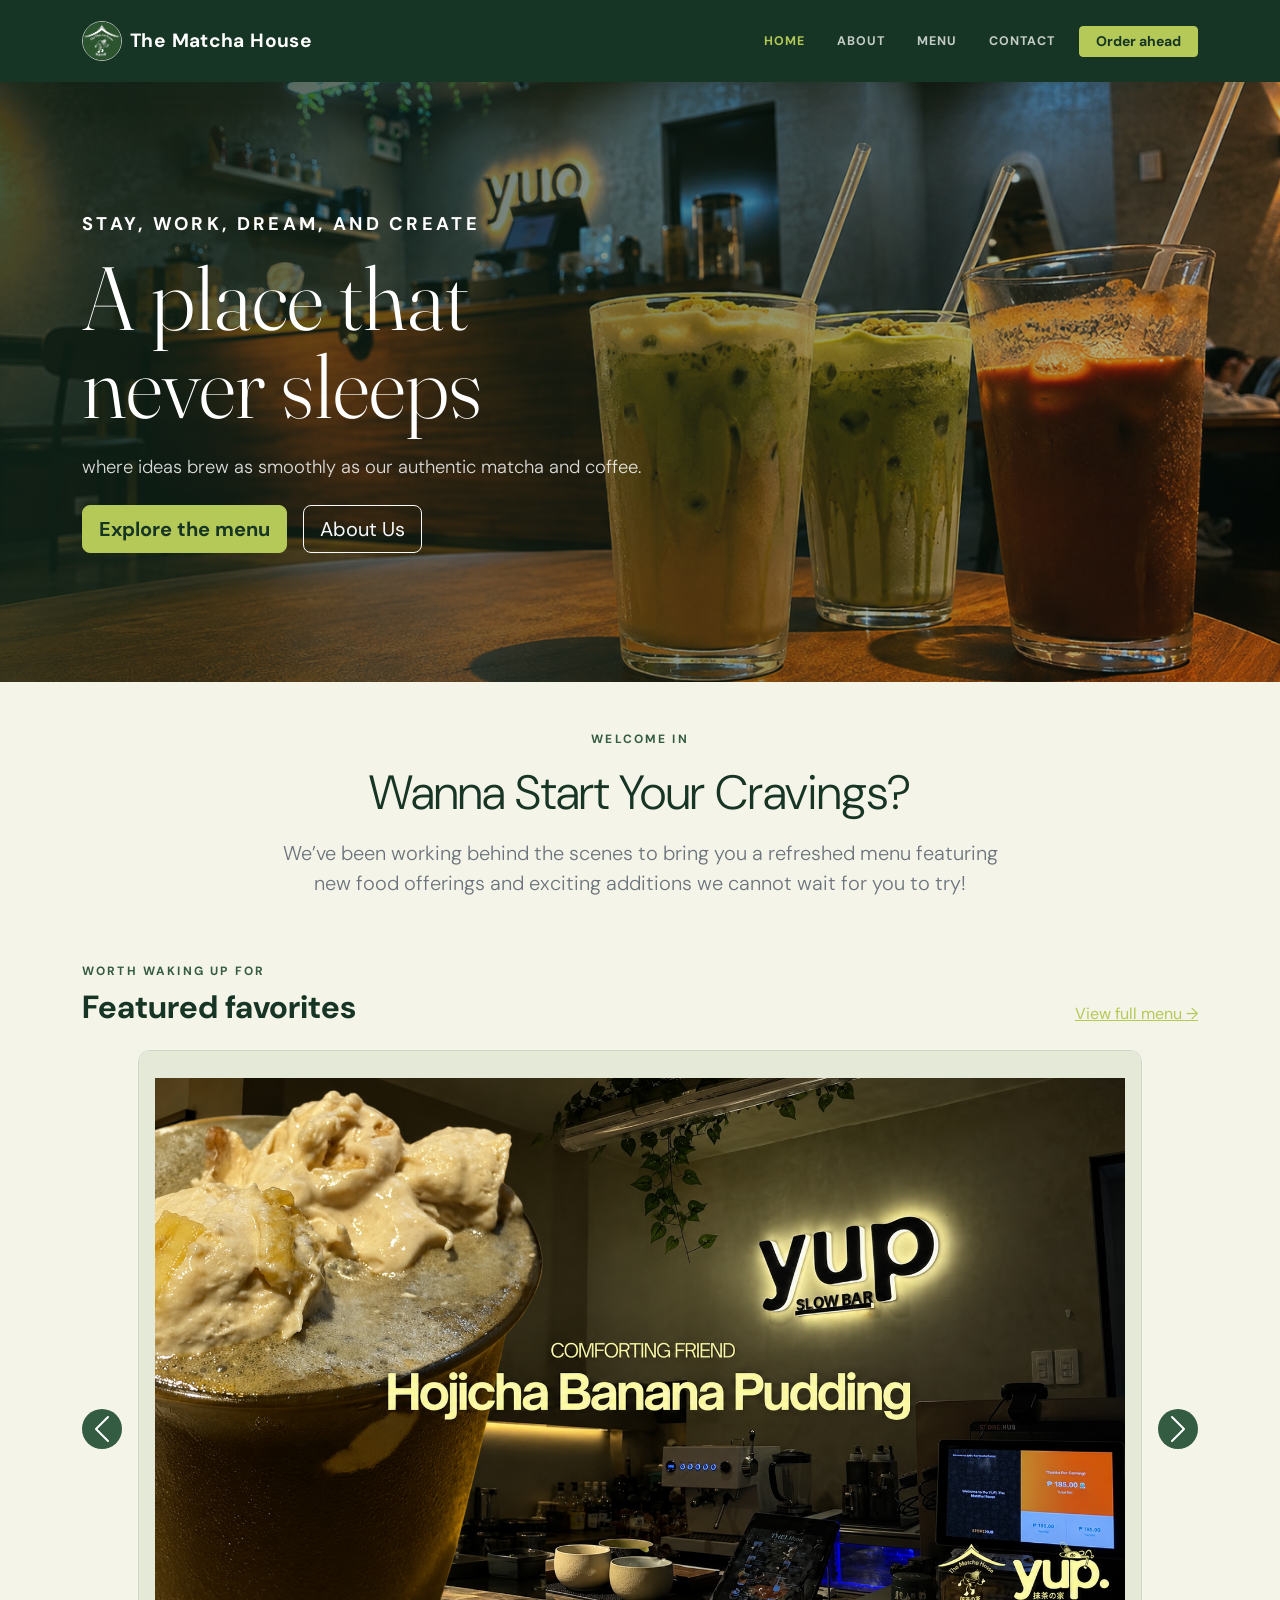
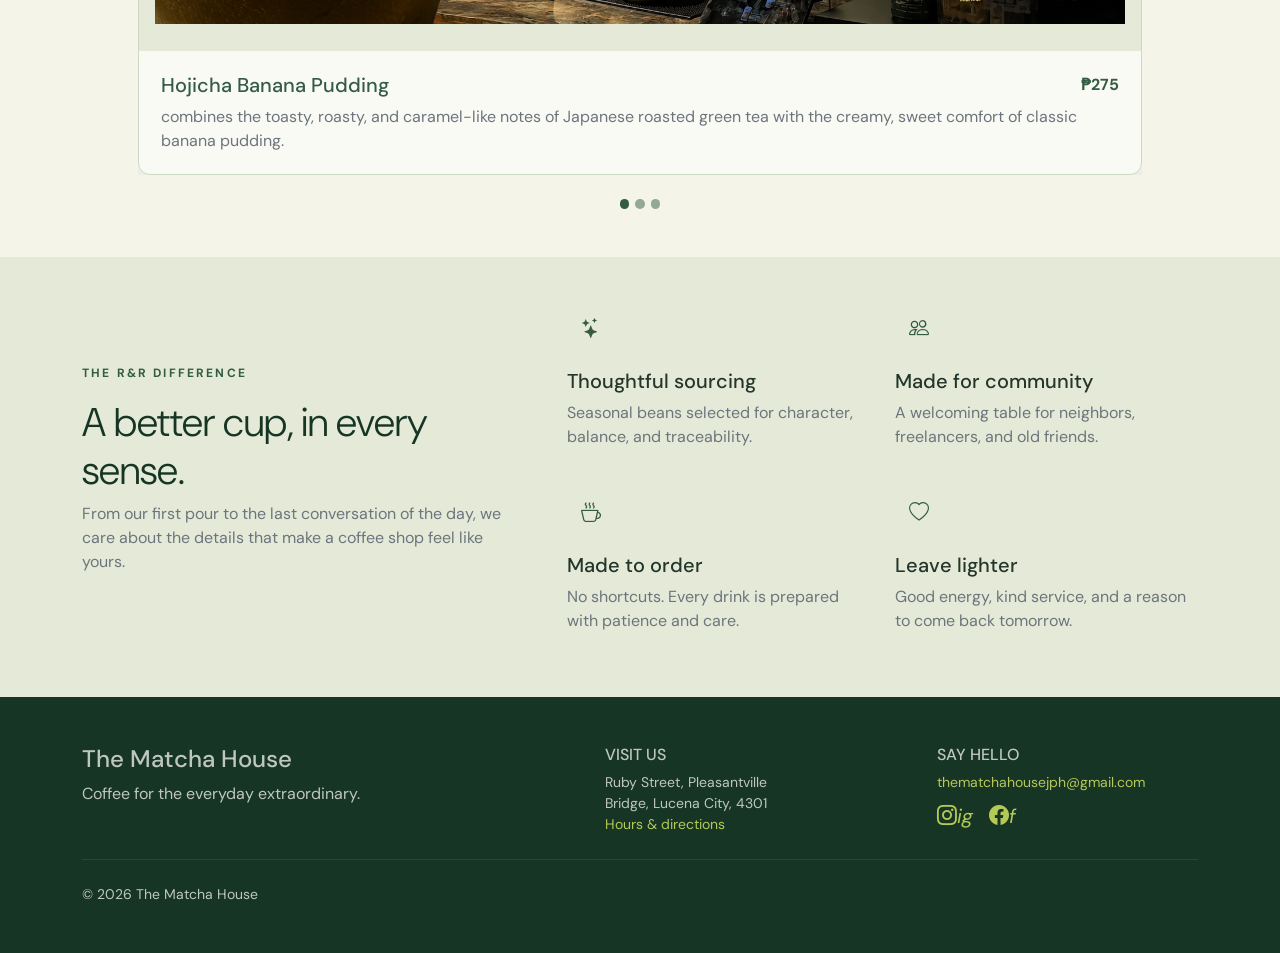
<file: index.html>
<!DOCTYPE html>
<html lang="en">
<head>
    <meta charset="UTF-8">
    <meta name="viewport" content="width=device-width, initial-scale=1.0">
    <link href="https://cdn.jsdelivr.net/npm/bootstrap@5.3.8/dist/css/bootstrap.min.css" rel="stylesheet" integrity="sha384-sRIl4kxILFvY47J16cr9ZwB07vP4J8+LH7qKQnuqkuIAvNWLzeN8tE5YBujZqJLB" crossorigin="anonymous">
    <link rel="stylesheet" href="style.css">
    <title>The Matcha House | Neighborhood Coffee</title>
</head>
<body>
    <nav class="navbar navbar-expand-lg navbar-dark sticky-top" aria-label="Main navigation">
        <div class="container py-2">
            <a class="navbar-brand d-flex align-items-center gap-2" href="index.html"><img class="brand-mark" src="./logo.png" alt="The Matcha House    ">The Matcha House</a>
            <button class="navbar-toggler" type="button" data-bs-toggle="collapse" data-bs-target="#mainNav" aria-controls="mainNav" aria-expanded="false" aria-label="Toggle navigation"><span class="navbar-toggler-icon"></span></button>
            <div class="collapse navbar-collapse" id="mainNav">
                <ul class="navbar-nav ms-auto align-items-lg-center gap-lg-3">
                    <li class="nav-item"><a class="nav-link active" aria-current="page" href="index.html">Home</a></li>
                    <li class="nav-item"><a class="nav-link" href="about.html">About</a></li>
                    <li class="nav-item"><a class="nav-link" href="products.html">Menu</a></li>
                    <li class="nav-item"><a class="nav-link" href="contact.html">Contact</a></li>
                    <li class="nav-item"><a class="btn btn-primary btn-sm px-3" href="products.html">Order ahead</a></li>
                </ul>
            </div>
        </div>
    </nav>

    <header class="hero d-flex align-items-center">
        <div class="container py-5">
            <div class="row align-items-center g-5">
                <div class="col-lg-7 hero-content">
                    <p class="section-kicker text-white mb-3">Stay, work, dream, and create </p>
                    <h3 class="display-1 mb-4 Tagline fw-40px">A place that<br>never sleeps</h3>
                    <p class="lead mb-4">where ideas brew as smoothly as our authentic matcha and coffee.</p>
                    <div class="d-flex flex-wrap gap-3"><a class="btn btn-primary btn-lg" href="products.html">Explore the menu</a><a class="btn btn-outline-light btn-lg" href="about.html">About Us</a></div>
                </div>
                
            </div>
        </div>
    </header>

    <main>
        <section class="py-5" aria-labelledby="welcome-title">
            <div class="container"><div class="row justify-content-center text-center"><div class="col-lg-8">
                <p class="section-kicker">Welcome in</p><h2 id="welcome-title" class="display-5 mb-3">Wanna Start Your Cravings?</h2><p class="lead text-secondary">We’ve been working behind the scenes to bring you a refreshed menu featuring new food offerings and exciting additions we cannot wait for you to try!</p>
            </div></div></div>
        </section>

        <section class="pb-5" aria-labelledby="featured-title"><div class="container"><div class="d-flex justify-content-between align-items-end mb-4"><div><p class="section-kicker mb-2">Worth waking up for</p><h2 id="featured-title" class="mb-0">Featured favorites</h2></div><a class="small-copy text-copper" href="products.html">View full menu <span aria-hidden="true">&rarr;</span></a></div>
            <div id="featuredFavoritesCarousel" class="carousel slide featured-carousel" data-bs-ride="carousel">
                <div class="carousel-inner">
                    <div class="carousel-item active"><article class="card product-card"><img class="image-placeholder" src="./ProductC1.png" alt="Hojicha Banana Pudding"><div class="card-body d-flex flex-column"><div class="d-flex justify-content-between gap-3"><h3 class="h5 card-title">Hojicha Banana Pudding</h3><span class="price">₱275</span></div><p class="text-secondary mb-0">combines the toasty, roasty, and caramel-like notes of Japanese roasted green tea with the creamy, sweet comfort of classic banana pudding.</p></div></article></div>
                    <div class="carousel-item"><article class="card product-card"><img class="image-placeholder" src="./ProductC2.png" alt="Hojicha Coconut Cloud"><div class="card-body d-flex flex-column"><div class="d-flex justify-content-between gap-3"><h3 class="h5 card-title">Hojicha Coconut Cloud</h3><span class="price">₱255</span></div><p class="text-secondary mb-0">is a refreshing, layered iced drink combining a sweet coconut water base with a thick, creamy, and frothy roasted green tea cold foam.</p></div></article></div>
                    <div class="carousel-item"><article class="card product-card"><img class="image-placeholder" src="./ProductC3.png" alt="Hojicha Einspanner"><div class="card-body d-flex flex-column"><div class="d-flex justify-content-between gap-3"><h3 class="h5 card-title">Hojicha Einspanner</h3><span class="price">₱275</span></div><p class="text-secondary mb-0">a rich, café-style iced beverage that combines roasted Japanese green tea with a thick, velvety layer of sweet cream.</p></div></article></div>
                </div>
                <button class="carousel-control-prev" type="button" data-bs-target="#featuredFavoritesCarousel" data-bs-slide="prev"><span class="carousel-control-prev-icon" aria-hidden="true"></span><span class="visually-hidden">Previous featured item</span></button>
                <button class="carousel-control-next" type="button" data-bs-target="#featuredFavoritesCarousel" data-bs-slide="next"><span class="carousel-control-next-icon" aria-hidden="true"></span><span class="visually-hidden">Next featured item</span></button>
                <div class="carousel-indicators"><button type="button" data-bs-target="#featuredFavoritesCarousel" data-bs-slide-to="0" class="active" aria-current="true" aria-label="Show Honey Cinnamon Latte"></button><button type="button" data-bs-target="#featuredFavoritesCarousel" data-bs-slide-to="1" aria-label="Show Maple Cold Brew"></button><button type="button" data-bs-target="#featuredFavoritesCarousel" data-bs-slide-to="2" aria-label="Show Almond Croissant"></button></div>
            </div>
        </div></section>

        <section class="py-5 bg-latte" aria-labelledby="why-title"><div class="container"><div class="row align-items-center g-5"><div class="col-lg-5"><p class="section-kicker">The R&amp;R difference</p><h2 id="why-title" class="display-6">A better cup, in every sense.</h2><p class="text-secondary">From our first pour to the last conversation of the day, we care about the details that make a coffee shop feel like yours.</p></div><div class="col-lg-7"><div class="row g-4"><div class="col-sm-6"><div class="feature-icon mb-3"><i class="bi bi-stars" aria-hidden="true"></i></div><h3 class="h5">Thoughtful sourcing</h3><p class="text-secondary">Seasonal beans selected for character, balance, and traceability.</p></div><div class="col-sm-6"><div class="feature-icon mb-3"><i class="bi bi-people" aria-hidden="true"></i></div><h3 class="h5">Made for community</h3><p class="text-secondary">A welcoming table for neighbors, freelancers, and old friends.</p></div><div class="col-sm-6"><div class="feature-icon mb-3"><i class="bi bi-cup-hot" aria-hidden="true"></i></div><h3 class="h5">Made to order</h3><p class="text-secondary">No shortcuts. Every drink is prepared with patience and care.</p></div><div class="col-sm-6"><div class="feature-icon mb-3"><i class="bi bi-heart" aria-hidden="true"></i></div><h3 class="h5">Leave lighter</h3><p class="text-secondary">Good energy, kind service, and a reason to come back tomorrow.</p></div></div></div></div></div></section>
    </main>

    <footer class="py-5"><div class="container"><div class="row g-4 justify-content-between"><div class="col-lg-5"><h2 class="h4">The Matcha House</h2><p class="mb-0">Coffee for the everyday extraordinary.</p></div><div class="col-sm-5 col-lg-3"><h3 class="h6 text-uppercase">Visit us</h3><p class="small mb-0">Ruby Street, Pleasantville<br>Bridge, Lucena City, 4301<br><a href="contact.html">Hours &amp; directions</a></p></div><div class="col-sm-5 col-lg-3"><h3 class="h6 text-uppercase">Say hello</h3><p class="small mb-2"><a href="thematchahousejph@gmail.com">thematchahousejph@gmail.com</a><br></p><div class="d-flex gap-3"><a class="social-link" href="https://www.instagram.com/thematchahouse.ph" aria-label="Instagram"><i class="bi bi-instagram" aria-hidden="true">ig</i></a><a class="social-link" href="https://www.facebook.com/profile.php?id=61575086252716" aria-label="Facebook"><i class="bi bi-facebook" aria-hidden="true">f</i></a></div></div></div><hr class="border-secondary my-4"><p class="small mb-0">&copy; 2026 The Matcha House</p></div></footer>
    <link rel="stylesheet" href="https://cdn.jsdelivr.net/npm/bootstrap-icons@1.11.3/font/bootstrap-icons.min.css">
    <script src="https://cdn.jsdelivr.net/npm/bootstrap@5.3.8/dist/js/bootstrap.bundle.min.js" integrity="sha384-FKyoEForCGlyvwx9Hj09JcYn3nv7wiPVlz7YYwJrWVcXK/BmnVDxM+D2scQbITxI" crossorigin="anonymous"></script>
</body>
</html>
</file>
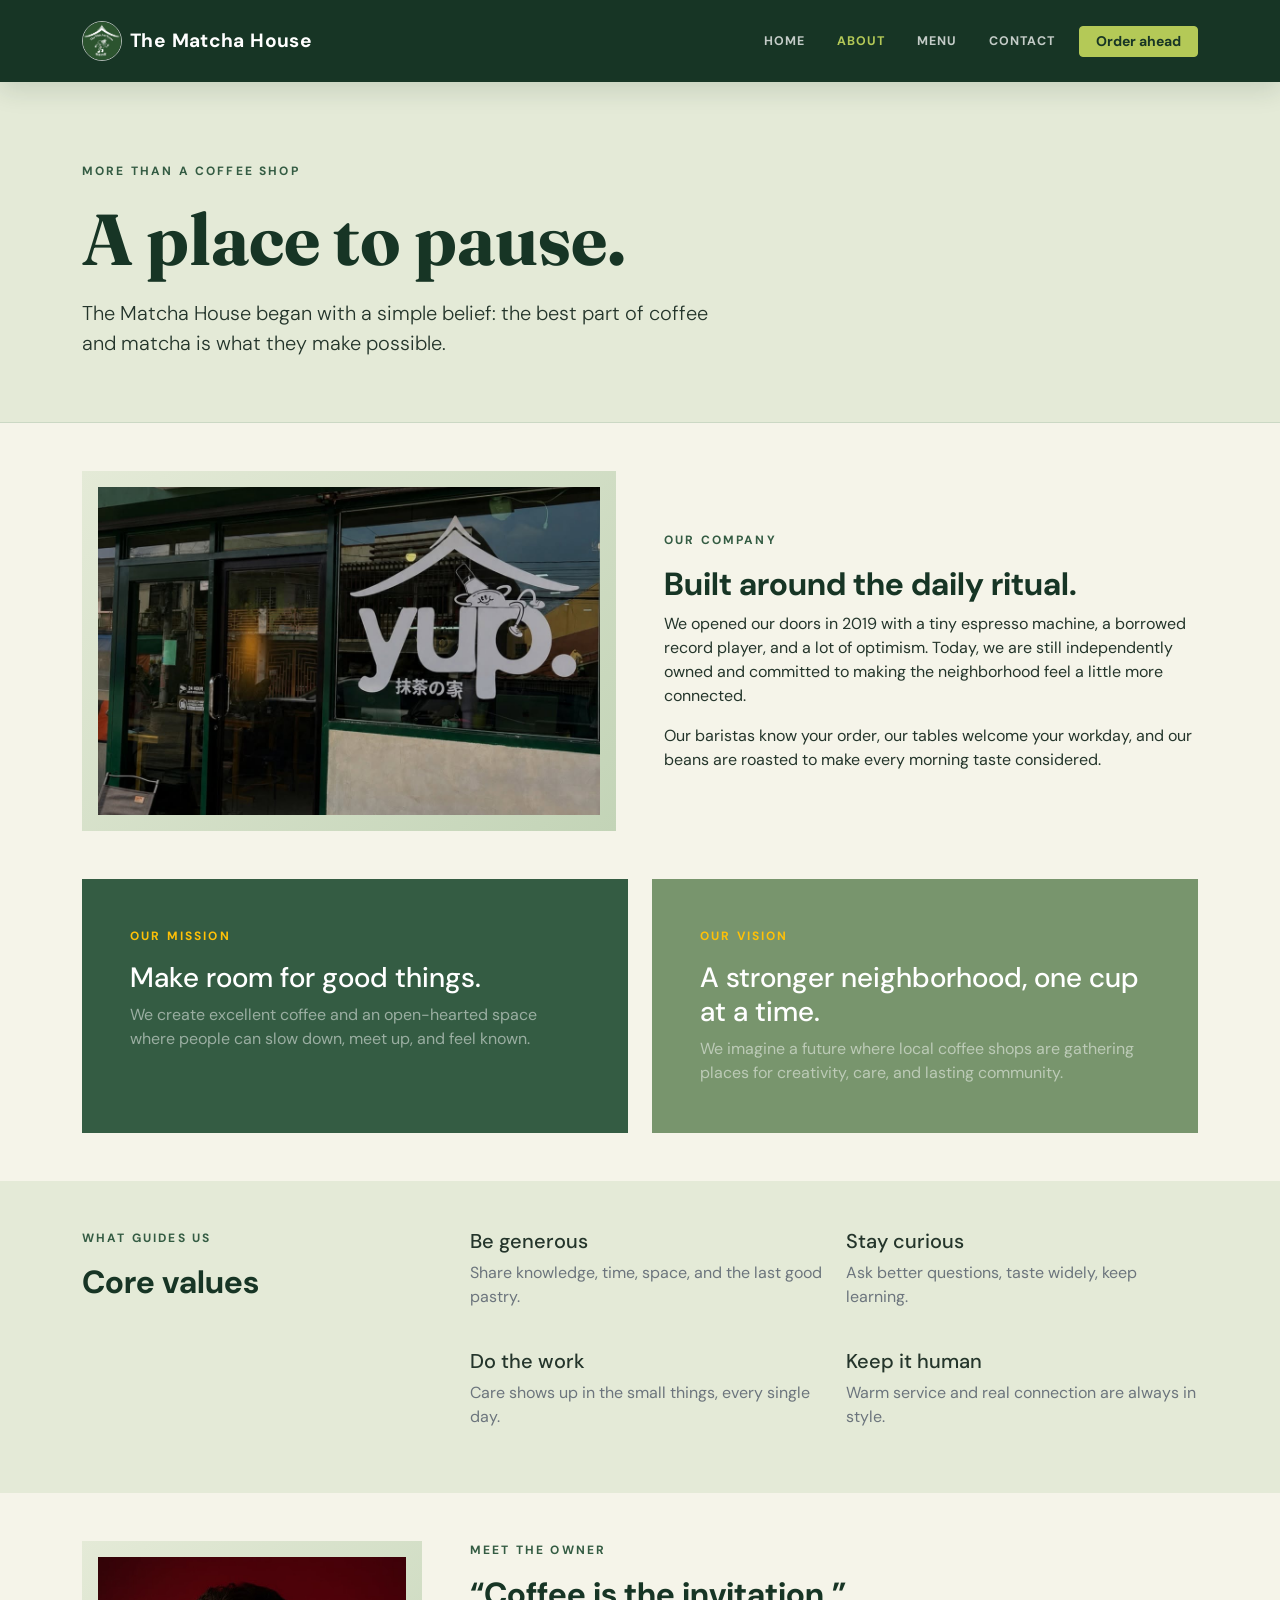
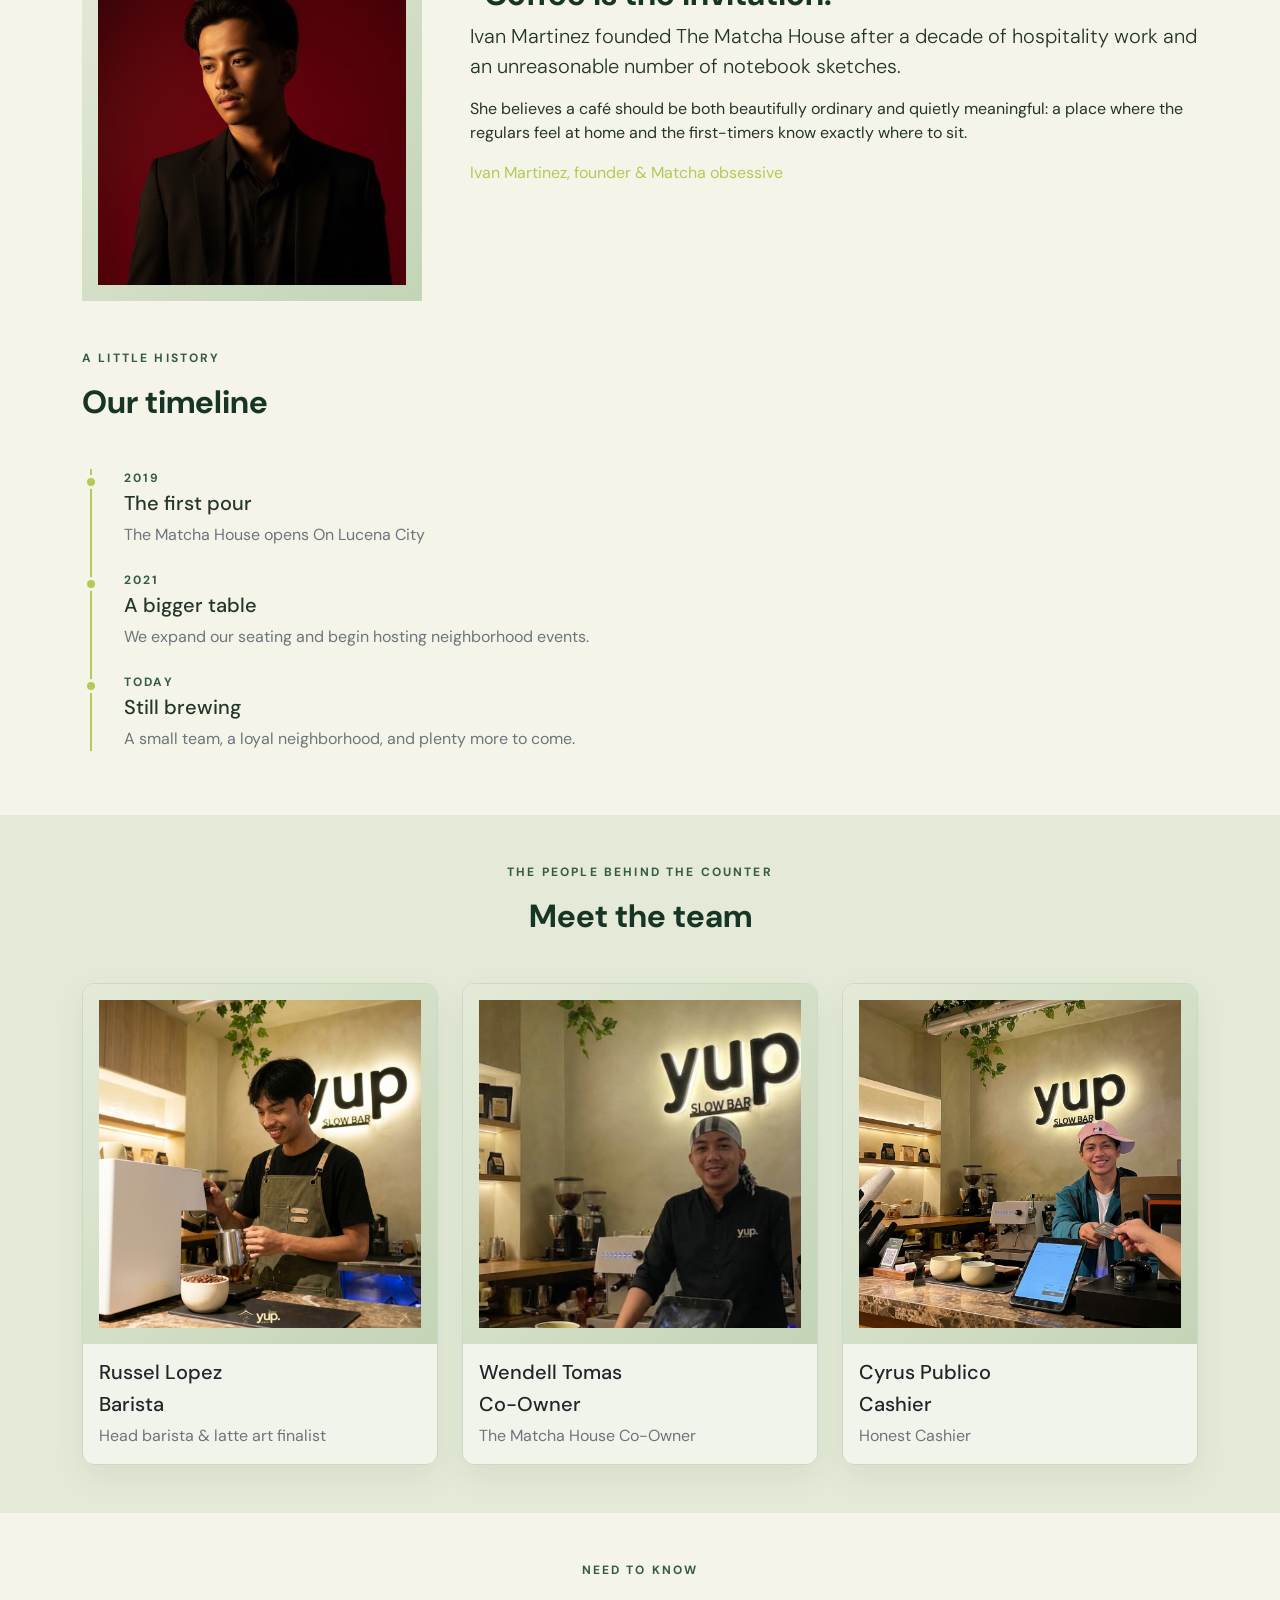
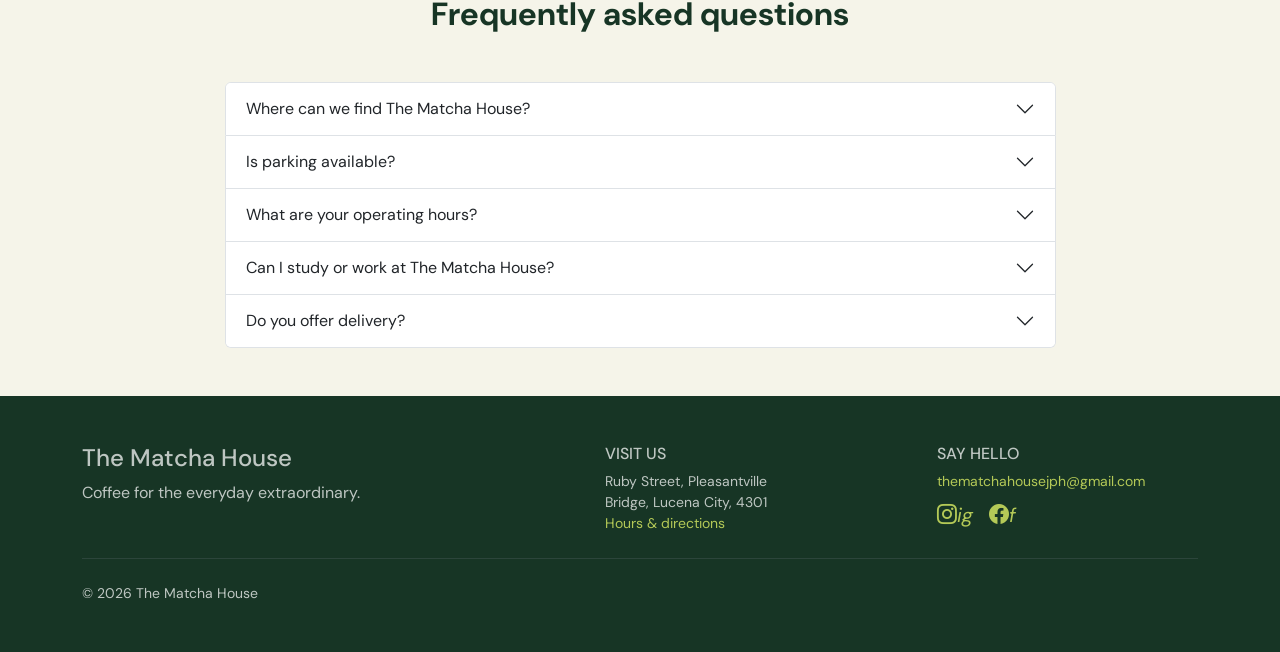
<file: about.html>
<!DOCTYPE html>
<html lang="en">
<head>
    <meta charset="UTF-8"><meta name="viewport" content="width=device-width, initial-scale=1.0">
    <link href="https://cdn.jsdelivr.net/npm/bootstrap@5.3.8/dist/css/bootstrap.min.css" rel="stylesheet"><link rel="stylesheet" href="style.css"><link rel="stylesheet" href="https://cdn.jsdelivr.net/npm/bootstrap-icons@1.11.3/font/bootstrap-icons.min.css">
    <title>Our Story | The Matcha House</title>
</head>
<body>
    <nav class="navbar navbar-expand-lg navbar-dark sticky-top" aria-label="Main navigation"><div class="container py-2"><a class="navbar-brand d-flex align-items-center gap-2" href="index.html"><img class="brand-mark" src="./logo.png" alt="The Matcha House    ">The Matcha House</a><button class="navbar-toggler" type="button" data-bs-toggle="collapse" data-bs-target="#mainNav" aria-controls="mainNav" aria-expanded="false" aria-label="Toggle navigation"><span class="navbar-toggler-icon"></span></button><div class="collapse navbar-collapse" id="mainNav"><ul class="navbar-nav ms-auto align-items-lg-center gap-lg-3"><li class="nav-item"><a class="nav-link" href="index.html">Home</a></li><li class="nav-item"><a class="nav-link active" aria-current="page" href="about.html">About</a></li><li class="nav-item"><a class="nav-link" href="products.html">Menu</a></li><li class="nav-item"><a class="nav-link" href="contact.html">Contact</a></li><li class="nav-item"><a class="btn btn-primary btn-sm px-3" href="products.html">Order ahead</a></li></ul></div></div></nav>
    <header class="page-header"><div class="container"><p class="section-kicker">More than a coffee shop</p><h1 class="mb-3">A place to pause.</h1><p class="lead col-lg-7 mb-0">The Matcha House began with a simple belief: the best part of coffee and matcha is what they make possible.</p></div></header>
    <main>
        <section class="py-5"><div class="container"><div class="row g-5 align-items-center"><div class="col-lg-6"><img class="image-placeholder" src="./AboutUs.jpg" alt="About Us at The Matcha House"></div><div class="col-lg-6"><p class="section-kicker">Our company</p><h2>Built around the daily ritual.</h2><p>We opened our doors in 2019 with a tiny espresso machine, a borrowed record player, and a lot of optimism. Today, we are still independently owned and committed to making the neighborhood feel a little more connected.</p><p class="mb-0">Our baristas know your order, our tables welcome your workday, and our beans are roasted to make every morning taste considered.</p></div></div></div></section>
        <section class="pb-5"><div class="container"><div class="row g-4"><div class="col-md-6"><div class="p-4 p-lg-5 bg-coffee text-white h-100"><p class="section-kicker text-warning">Our mission</p><h2 class="h3 text-white">Make room for good things.</h2><p class="mb-0 text-white-50">We create excellent coffee and an open-hearted space where people can slow down, meet up, and feel known.</p></div></div><div class="col-md-6"><div class="p-4 p-lg-5 bg-sage text-white h-100"><p class="section-kicker text-warning">Our vision</p><h2 class="h3 text-white">A stronger neighborhood, one cup at a time.</h2><p class="mb-0 text-white-50">We imagine a future where local coffee shops are gathering places for creativity, care, and lasting community.</p></div></div></div></div></section>
        <section class="py-5 bg-latte"><div class="container"><div class="row g-5"><div class="col-lg-4"><p class="section-kicker">What guides us</p><h2>Core values</h2></div><div class="col-lg-8"><div class="row g-4"><div class="col-sm-6"><h3 class="h5">Be generous</h3><p class="text-secondary">Share knowledge, time, space, and the last good pastry.</p></div><div class="col-sm-6"><h3 class="h5">Stay curious</h3><p class="text-secondary">Ask better questions, taste widely, keep learning.</p></div><div class="col-sm-6"><h3 class="h5">Do the work</h3><p class="text-secondary">Care shows up in the small things, every single day.</p></div><div class="col-sm-6"><h3 class="h5">Keep it human</h3><p class="text-secondary">Warm service and real connection are always in style.</p></div></div></div></div></div></section>
        <section class="py-5"><div class="container"><div class="row g-5"><div class="col-lg-4"><img class="image-placeholder" src="./ownerpic.jpg" alt="Portrait of Ivan Martinez, founder of The Matcha House"></div><div class="col-lg-8"><p class="section-kicker">Meet the owner</p><h2>“Coffee is the invitation.”</h2><p class="lead">Ivan Martinez founded The Matcha House after a decade of hospitality work and an unreasonable number of notebook sketches.</p><p>She believes a café should be both beautifully ordinary and quietly meaningful: a place where the regulars feel at home and the first-timers know exactly where to sit.</p><p class="small-copy text-copper mb-0">Ivan Martinez, founder &amp; Matcha obsessive</p></div></div></div></section>
        <section class="pb-5"><div class="container"><p class="section-kicker">A little history</p><h2 class="mb-5">Our timeline</h2><div class="timeline ms-2"><div class="timeline-item mb-4"><p class="section-kicker mb-1">2019</p><h3 class="h5">The first pour</h3><p class="text-secondary">The Matcha House opens On Lucena City</p></div><div class="timeline-item mb-4"><p class="section-kicker mb-1">2021</p><h3 class="h5">A bigger table</h3><p class="text-secondary">We expand our seating and begin hosting neighborhood events.</p></div><div class="timeline-item"><p class="section-kicker mb-1">Today</p><h3 class="h5">Still brewing</h3><p class="text-secondary">A small team, a loyal neighborhood, and plenty more to come.</p></div></div></div></section>
        <section class="py-5 bg-latte"><div class="container"><div class="text-center mb-5"><p class="section-kicker">The people behind the counter</p><h2>Meet the team</h2></div><div class="row g-4"><div class="col-md-4"><div class="card h-100"><img class="image-placeholder" src="./Barista.jpeg" alt="Nico Alvarez, head barista"><div class="card-body"><h3 class="h5">Russel Lopez</h3><h5>Barista</h5><p class="text-secondary mb-0">Head barista &amp; latte art finalist</p></div></div></div><div class="col-md-4"><div class="card h-100"><img class="image-placeholder" src="./Coowner.jpeg" alt="June Park, pastry lead"><div class="card-body"><h3 class="h5">Wendell Tomas</h3><h5>Co-Owner</h5><p class="text-secondary mb-0">The Matcha House Co-Owner</p></div></div></div><div class="col-md-4"><div class="card h-100"><img class="image-placeholder" src="./Cashier.jpeg" alt="Sam Okafor, community host"><div class="card-body"><h3 class="h5">Cyrus Publico</h3><h5>Cashier </h5><p class="text-secondary mb-0">Honest Cashier</p></div></div></div></div></div></section>
        <section class="py-5" aria-labelledby="faq-title"><div class="container"><div class="row justify-content-center"><div class="col-lg-9"><div class="text-center mb-5"><p class="section-kicker">Need to know</p><h2 id="faq-title">Frequently asked questions</h2></div><div class="accordion" id="faqAccordion"><div class="accordion-item"><h3 class="accordion-header"><button class="accordion-button collapsed" type="button" data-bs-toggle="collapse" data-bs-target="#faqLocation" aria-expanded="false" aria-controls="faqLocation">Where can we find The Matcha House?</button></h3><div id="faqLocation" class="accordion-collapse collapse" data-bs-parent="#faqAccordion"><div class="accordion-body">Find us at Ruby Street, Pleasantville Bridge, Lucena City (beside Get Nailed &amp; Blind Massage).<br><br>Just search <strong>&quot;yUP&apos;s The Matcha House&quot;</strong> on Google Maps!</div></div></div><div class="accordion-item"><h3 class="accordion-header"><button class="accordion-button collapsed" type="button" data-bs-toggle="collapse" data-bs-target="#faqParking" aria-expanded="false" aria-controls="faqParking">Is parking available?</button></h3><div id="faqParking" class="accordion-collapse collapse" data-bs-parent="#faqAccordion"><div class="accordion-body">Parking is <strong>limited on-site</strong>, but you may park in front of the store.<br><br>Please note that we&apos;re usually <strong>full house during peak hours</strong>, so it&apos;s best to come a little early to secure your spot.</div></div></div><div class="accordion-item"><h3 class="accordion-header"><button class="accordion-button collapsed" type="button" data-bs-toggle="collapse" data-bs-target="#faqHours" aria-expanded="false" aria-controls="faqHours">What are your operating hours?</button></h3><div id="faqHours" class="accordion-collapse collapse" data-bs-parent="#faqAccordion"><div class="accordion-body">We&apos;re <strong>open 24/7</strong>, so you can drop by anytime you want!<br><br>Whether you&apos;re here to study, work, or just savor a calm moment that lasts, The Matcha House is here for you.</div></div></div><div class="accordion-item"><h3 class="accordion-header"><button class="accordion-button collapsed" type="button" data-bs-toggle="collapse" data-bs-target="#faqWorkspace" aria-expanded="false" aria-controls="faqWorkspace">Can I study or work at The Matcha House?</button></h3><div id="faqWorkspace" class="accordion-collapse collapse" data-bs-parent="#faqAccordion"><div class="accordion-body">Yes! The Matcha House offers cozy corners where you can plug in, create, and sip your matcha in calm.<br><br>We&apos;re also <strong>co-working-space friendly</strong>; your peaceful workspace is always waiting.</div></div></div><div class="accordion-item"><h3 class="accordion-header"><button class="accordion-button collapsed" type="button" data-bs-toggle="collapse" data-bs-target="#faqDelivery" aria-expanded="false" aria-controls="faqDelivery">Do you offer delivery?</button></h3><div id="faqDelivery" class="accordion-collapse collapse" data-bs-parent="#faqAccordion"><div class="accordion-body">At the moment, <strong>we don&apos;t offer delivery</strong>, but we&apos;re open for pickups!<br><br>Simply send us your order details, and we&apos;ll have your drinks ready for you.<br><br>Please note, we follow a <strong>payment-first policy</strong> before preparing your order.</div></div></div></div></div></div></div></section>
    </main>
    <footer class="py-5"><div class="container"><div class="row g-4 justify-content-between"><div class="col-lg-5"><h2 class="h4">The Matcha House</h2><p class="mb-0">Coffee for the everyday extraordinary.</p></div><div class="col-sm-5 col-lg-3"><h3 class="h6 text-uppercase">Visit us</h3><p class="small mb-0">Ruby Street, Pleasantville<br>Bridge, Lucena City, 4301<br><a href="contact.html">Hours &amp; directions</a></p></div><div class="col-sm-5 col-lg-3"><h3 class="h6 text-uppercase">Say hello</h3><p class="small mb-2"><a href="thematchahousejph@gmail.com">thematchahousejph@gmail.com</a><br></p><div class="d-flex gap-3"><a class="social-link" href="https://www.instagram.com/thematchahouse.ph" aria-label="Instagram"><i class="bi bi-instagram" aria-hidden="true">ig</i></a><a class="social-link" href="https://www.facebook.com/profile.php?id=61575086252716" aria-label="Facebook"><i class="bi bi-facebook" aria-hidden="true">f</i></a></div></div></div><hr class="border-secondary my-4"><p class="small mb-0">&copy; 2026 The Matcha House</p></div></footer>
    <link rel="stylesheet" href="https://cdn.jsdelivr.net/npm/bootstrap-icons@1.11.3/font/bootstrap-icons.min.css">
    <script src="https://cdn.jsdelivr.net/npm/bootstrap@5.3.8/dist/js/bootstrap.bundle.min.js" integrity="sha384-FKyoEForCGlyvwx9Hj09JcYn3nv7wiPVlz7YYwJrWVcXK/BmnVDxM+D2scQbITxI" crossorigin="anonymous"></script>
</body></html>
</file>
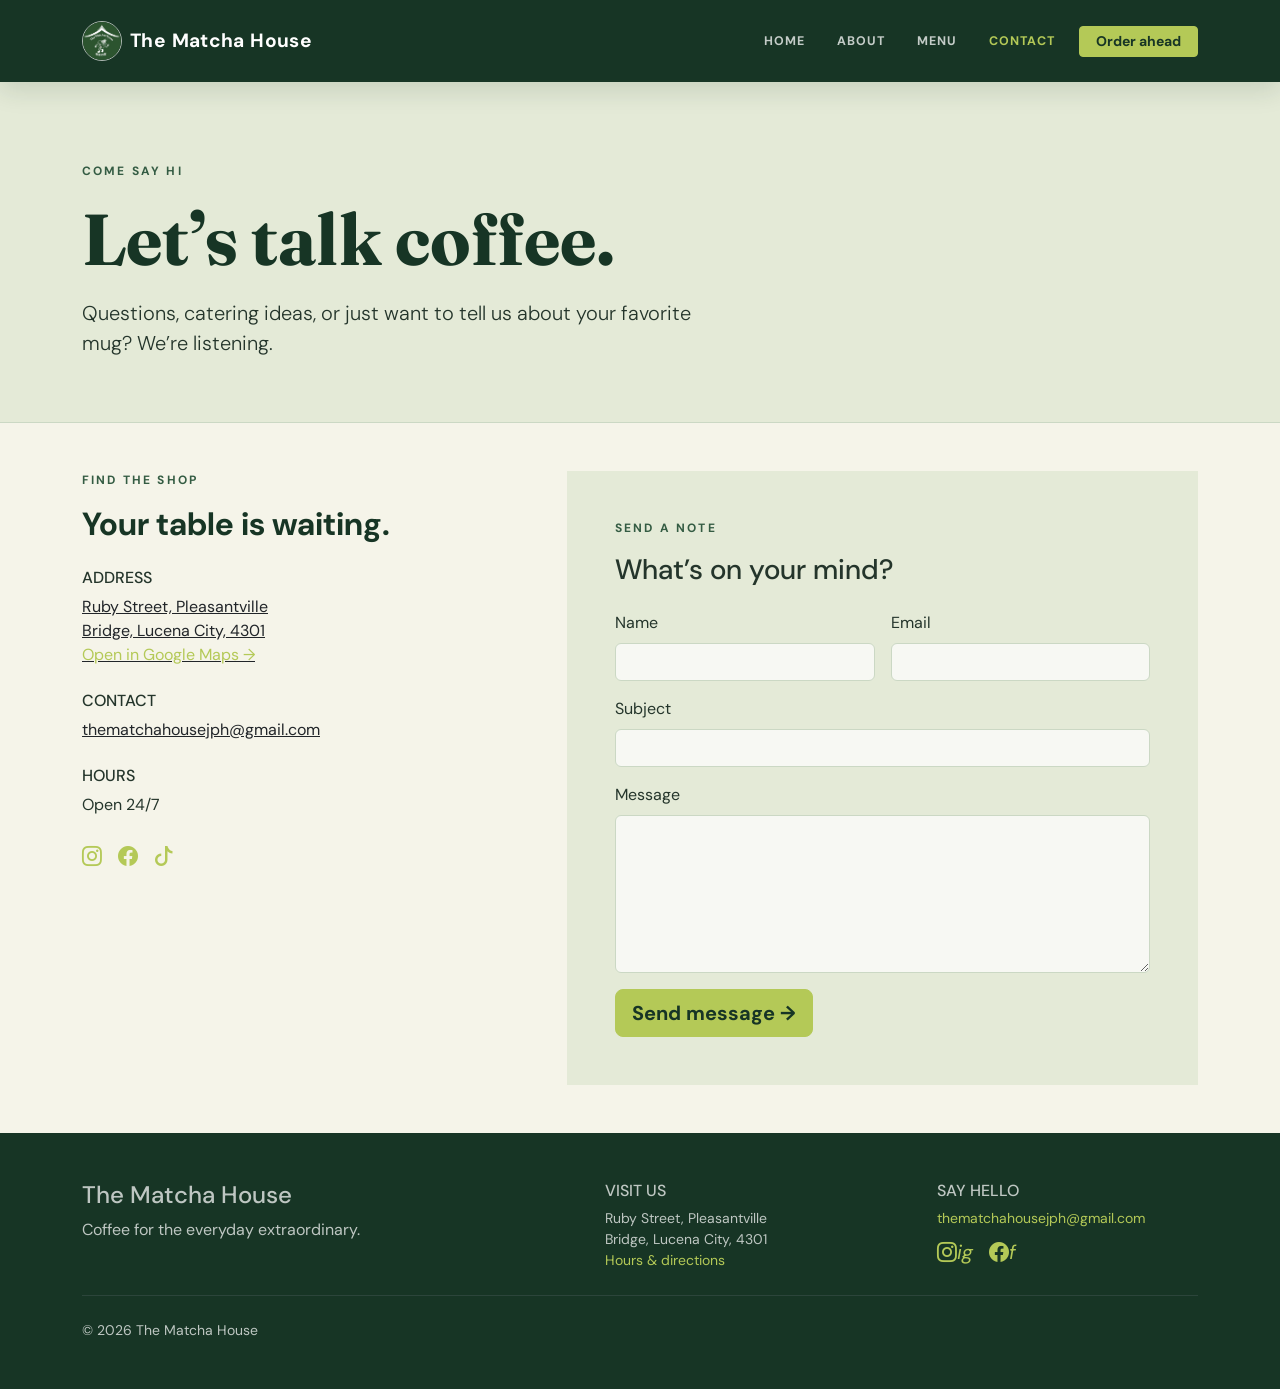
<file: contact.html>
<!DOCTYPE html>
<html lang="en">
<head>
    <meta charset="UTF-8"><meta name="viewport" content="width=device-width, initial-scale=1.0"><link href="https://cdn.jsdelivr.net/npm/bootstrap@5.3.8/dist/css/bootstrap.min.css" rel="stylesheet"><link rel="stylesheet" href="style.css"><link rel="stylesheet" href="https://cdn.jsdelivr.net/npm/bootstrap-icons@1.11.3/font/bootstrap-icons.min.css"><title>Contact | The Matcha House</title>
</head>
<body>
    <nav class="navbar navbar-expand-lg navbar-dark sticky-top" aria-label="Main navigation"><div class="container py-2"><a class="navbar-brand d-flex align-items-center gap-2" href="index.html"><img class="brand-mark" src="./logo.png" alt="The Matcha House logo"> The Matcha House</a><button class="navbar-toggler" type="button" data-bs-toggle="collapse" data-bs-target="#mainNav" aria-controls="mainNav" aria-expanded="false" aria-label="Toggle navigation"><span class="navbar-toggler-icon"></span></button><div class="collapse navbar-collapse" id="mainNav"><ul class="navbar-nav ms-auto align-items-lg-center gap-lg-3"><li class="nav-item"><a class="nav-link" href="index.html">Home</a></li><li class="nav-item"><a class="nav-link" href="about.html">About</a></li><li class="nav-item"><a class="nav-link" href="products.html">Menu</a></li><li class="nav-item"><a class="nav-link active" aria-current="page" href="contact.html">Contact</a></li><li class="nav-item"><a class="btn btn-primary btn-sm px-3" href="products.html">Order ahead</a></li></ul></div></div></nav>
    <header class="page-header"><div class="container"><p class="section-kicker">Come say hi</p><h1 class="mb-3">Let’s talk coffee.</h1><p class="lead col-lg-7 mb-0">Questions, catering ideas, or just want to tell us about your favorite mug? We’re listening.</p></div></header>
    <main>
        <section class="py-5"><div class="container"><div class="row g-5"><div class="col-lg-5"><p class="section-kicker">Find the shop</p><h2 class="mb-4">Your table is waiting.</h2><div class="mb-4"><h3 class="h6 text-uppercase">Address</h3><p><a class="text-dark" href="https://www.google.com/maps/search/?api=1&query=Ruby+Street+Pleasantville+Bridge+Lucena+City+4301">Ruby Street, Pleasantville<br>Bridge, Lucena City, 4301<br><span class="text-copper">Open in Google Maps &rarr;</span></a></p></div><div class="mb-4"><h3 class="h6 text-uppercase">Contact</h3><p class="mb-0"><a class="text-dark" href="mailto:thematchahousejph@gmail.com">thematchahousejph@gmail.com</a></p></div><div><h3 class="h6 text-uppercase">Hours</h3><p class="mb-0">Open 24/7</p></div><div class="d-flex gap-3 mt-4"><a class="social-link text-copper" href="https://www.instagram.com/thematchahouse.ph" aria-label="Instagram"><i class="bi bi-instagram" aria-hidden="true"></i></a><a class="social-link text-copper" href="https://www.facebook.com/profile.php?id=61575086252716" aria-label="Facebook"><i class="bi bi-facebook" aria-hidden="true"></i></a><a class="social-link text-copper" href="https://www.tiktok.com/@thematchahouse.ph" aria-label="TikTok"><i class="bi bi-tiktok" aria-hidden="true"></i></a></div></div>
        <div class="col-lg-7"><div class="p-4 p-lg-5 bg-latte"><p class="section-kicker">Send a note</p><h2 class="h3 mb-4">What’s on your mind?</h2><form action="#" method="post"><div class="row g-3"><div class="col-md-6"><label class="form-label" for="name">Name</label><input class="form-control" id="name" name="name" type="text" autocomplete="name" required></div><div class="col-md-6"><label class="form-label" for="email">Email</label><input class="form-control" id="email" name="email" type="email" autocomplete="email" required></div><div class="col-12"><label class="form-label" for="subject">Subject</label><input class="form-control" id="subject" name="subject" type="text" required></div><div class="col-12"><label class="form-label" for="message">Message</label><textarea class="form-control" id="message" name="message" rows="6" required></textarea></div><div class="col-12"><button class="btn btn-primary btn-lg" type="submit">Send message <span aria-hidden="true">&rarr;</span></button></div></div></form></div></div></div></div></section>
       
    </main>
    <footer class="py-5"><div class="container"><div class="row g-4 justify-content-between"><div class="col-lg-5"><h2 class="h4">The Matcha House</h2><p class="mb-0">Coffee for the everyday extraordinary.</p></div><div class="col-sm-5 col-lg-3"><h3 class="h6 text-uppercase">Visit us</h3><p class="small mb-0">Ruby Street, Pleasantville<br>Bridge, Lucena City, 4301<br><a href="contact.html">Hours &amp; directions</a></p></div><div class="col-sm-5 col-lg-3"><h3 class="h6 text-uppercase">Say hello</h3><p class="small mb-2"><a href="mailto:thematchahousejph@gmail.com">thematchahousejph@gmail.com</a><br></p><div class="d-flex gap-3"><a class="social-link" href="https://www.instagram.com/thematchahouse.ph" aria-label="Instagram"><i class="bi bi-instagram" aria-hidden="true">ig</i></a><a class="social-link" href="https://www.facebook.com/profile.php?id=61575086252716" aria-label="Facebook"><i class="bi bi-facebook" aria-hidden="true">f</i></a></div></div></div><hr class="border-secondary my-4"><p class="small mb-0">&copy; 2026 The Matcha House</p></div></footer>
    <script src="https://cdn.jsdelivr.net/npm/bootstrap@5.3.8/dist/js/bootstrap.bundle.min.js"></script>
</body></html>
</file>
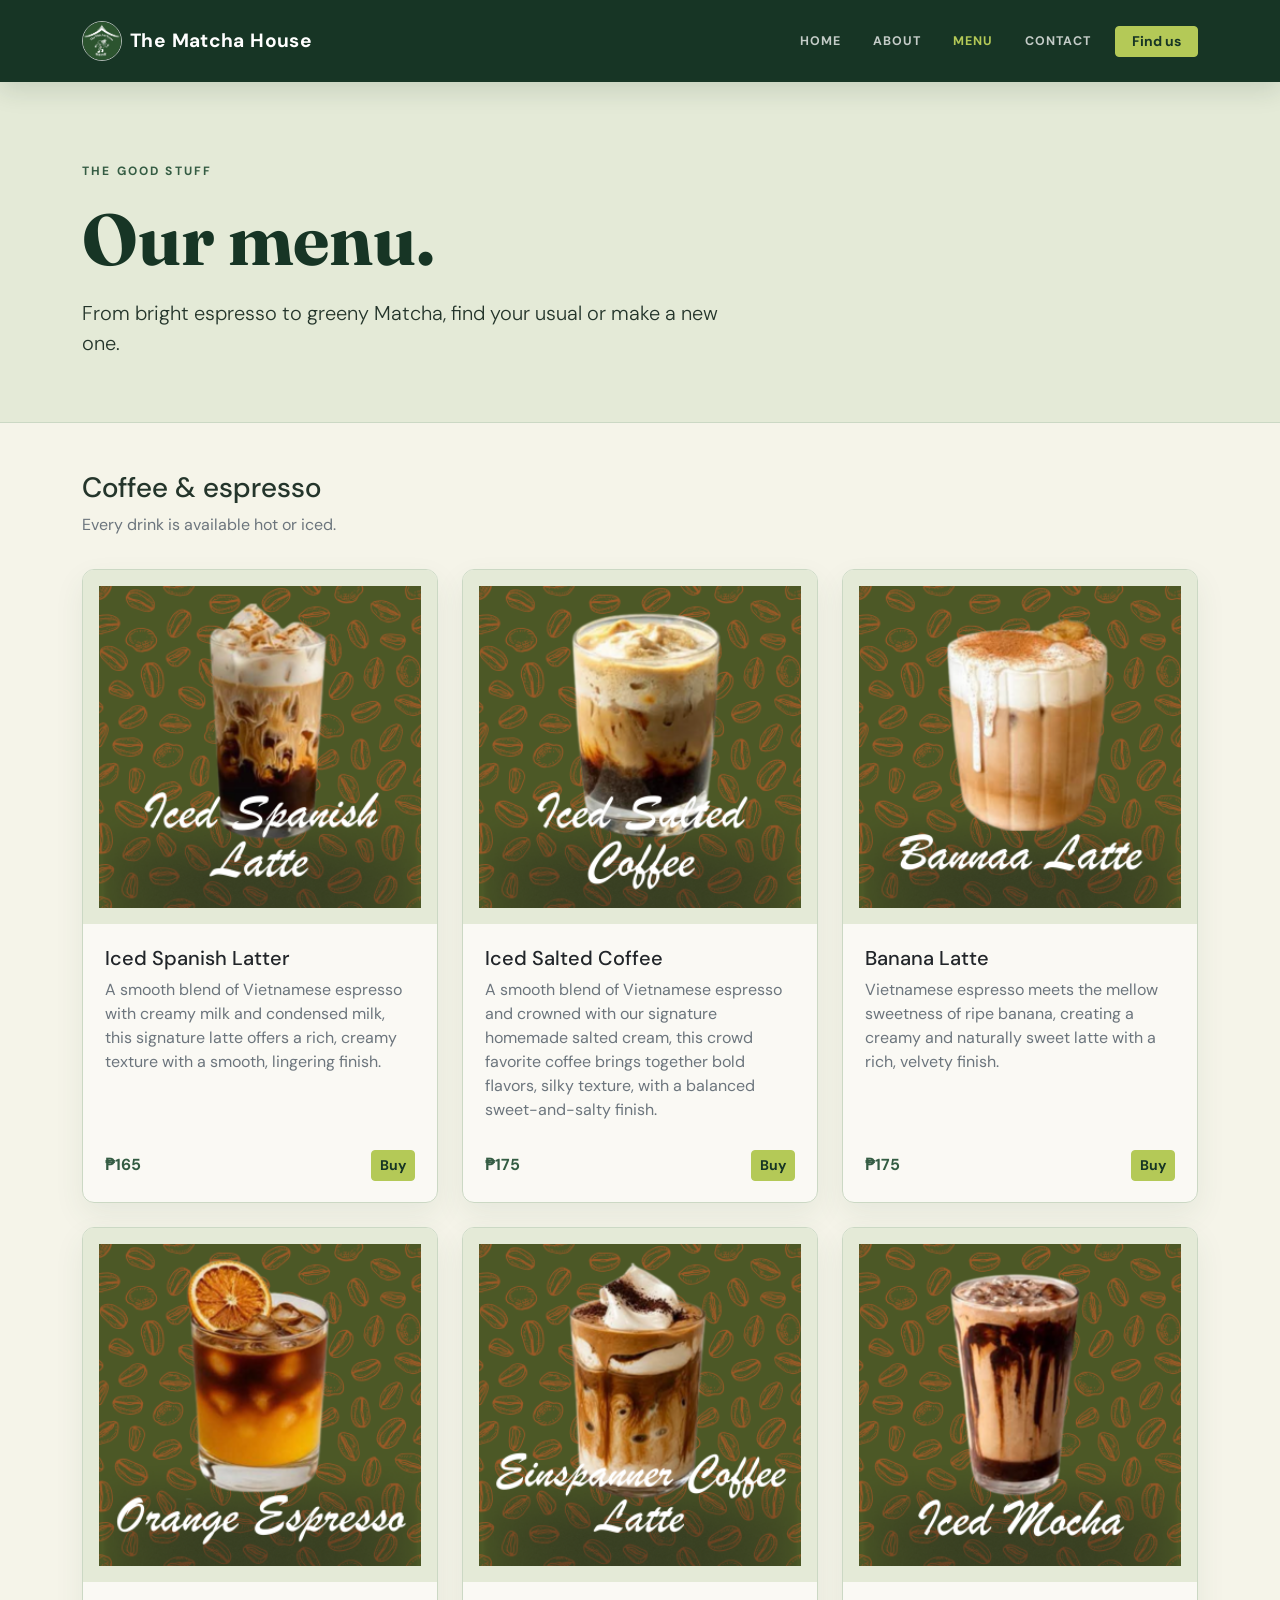
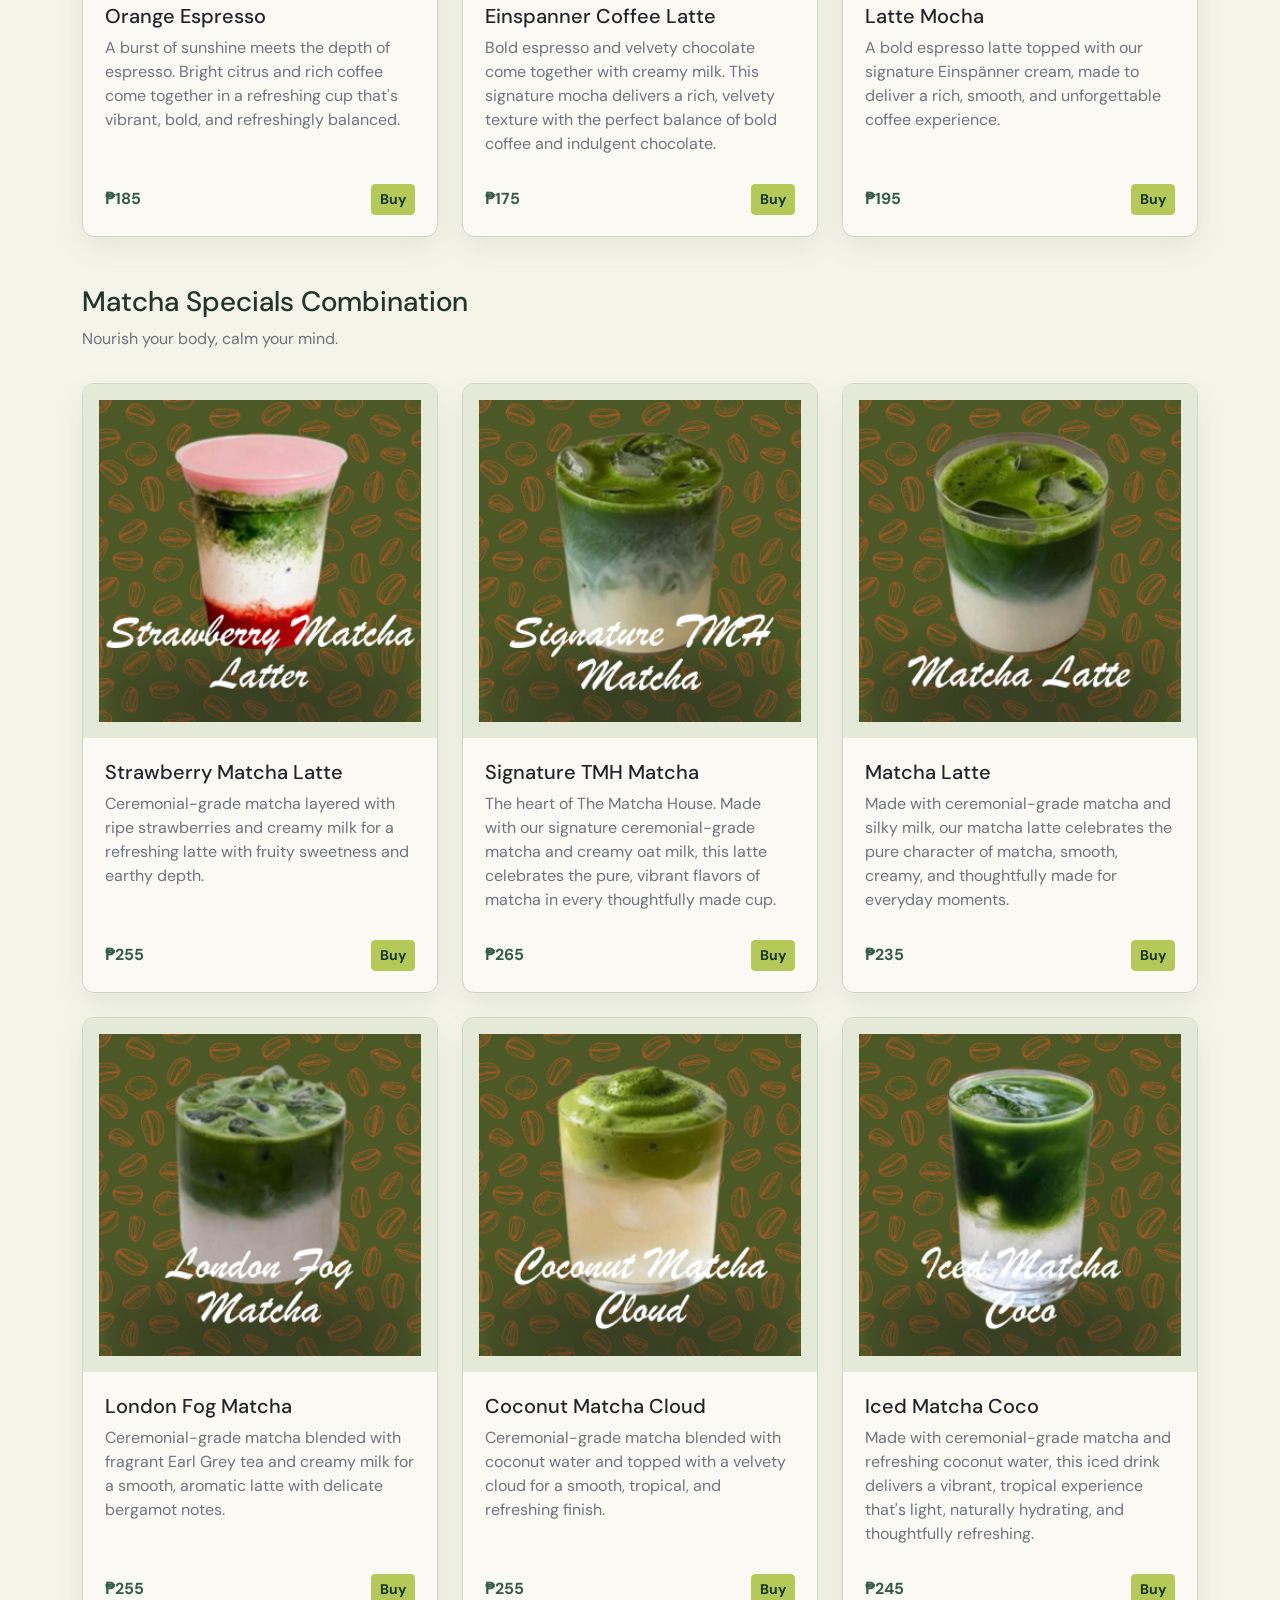
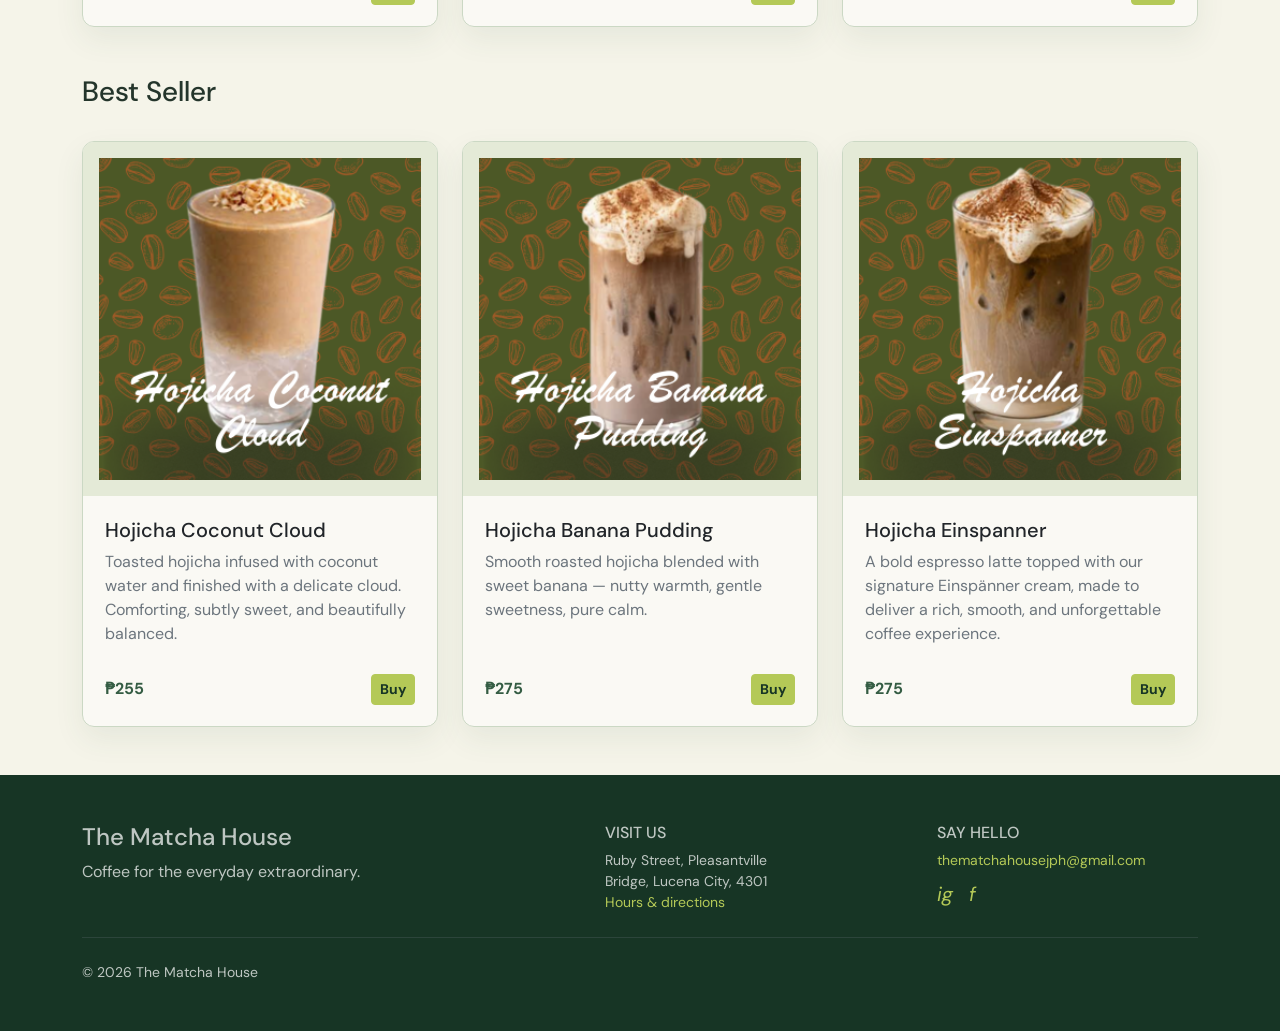
<file: products.html>
<!DOCTYPE html>
<html lang="en">
<head>
    <meta charset="UTF-8"><meta name="viewport" content="width=device-width, initial-scale=1.0"><link href="https://cdn.jsdelivr.net/npm/bootstrap@5.3.8/dist/css/bootstrap.min.css" rel="stylesheet"><link rel="stylesheet" href="style.css"><title>Menu | The Matcha House</title>
</head>
<body>
    <nav class="navbar navbar-expand-lg navbar-dark sticky-top" aria-label="Main navigation"><div class="container py-2"><a class="navbar-brand d-flex align-items-center gap-2" href="index.html"><img class="brand-mark" src="./logo.png" alt="The Matcha House logo"> The Matcha House</a><button class="navbar-toggler" type="button" data-bs-toggle="collapse" data-bs-target="#mainNav" aria-controls="mainNav" aria-expanded="false" aria-label="Toggle navigation"><span class="navbar-toggler-icon"></span></button><div class="collapse navbar-collapse" id="mainNav"><ul class="navbar-nav ms-auto align-items-lg-center gap-lg-3"><li class="nav-item"><a class="nav-link" href="index.html">Home</a></li><li class="nav-item"><a class="nav-link" href="about.html">About</a></li><li class="nav-item"><a class="nav-link active" aria-current="page" href="products.html">Menu</a></li><li class="nav-item"><a class="nav-link" href="contact.html">Contact</a></li><li class="nav-item"><a class="btn btn-primary btn-sm px-3" href="contact.html">Find us</a></li></ul></div></div></nav>
    <header class="page-header"><div class="container"><p class="section-kicker">The good stuff</p><h1 class="mb-3">Our menu.</h1><p class="lead col-lg-7 mb-0">From bright espresso to greeny Matcha, find your usual or make a new one.</p></div></header>
    <main class="py-5"><div class="container"><div class="row g-4">
        <div class="col-12"><h2 class="h3 mb-2">Coffee &amp; espresso</h2><p class="text-secondary mb-2">Every drink is available hot or iced.</p></div>
        <div class="col-md-6 col-lg-4"><article class="card product-card h-100"><img class="image-placeholder" src="./Product.png" alt="Double shot of espresso"><div class="card-body d-flex flex-column"><h3 class="h5">Iced Spanish Latter</h3><p class="text-secondary">A smooth blend of Vietnamese espresso with creamy milk and condensed milk, this signature latte offers a rich, creamy texture with a smooth, lingering finish.</p><div class="d-flex justify-content-between align-items-center"><span class="price">₱165</span><a class="btn btn-primary btn-sm" href="contact.html">Buy</a></div></div></article></div>
        <div class="col-md-6 col-lg-4"><article class="card product-card h-100"><img class="image-placeholder" src="./Product (1).png" alt="Americano coffee in a cup"><div class="card-body d-flex flex-column"><h3 class="h5">Iced Salted Coffee </h3><p class="text-secondary">A smooth blend of Vietnamese espresso and crowned with our signature homemade salted cream, this crowd favorite coffee brings together bold flavors, silky texture, with a balanced sweet-and-salty finish.</p><div class="d-flex justify-content-between align-items-center"><span class="price">₱175</span><a class="btn btn-primary btn-sm" href="contact.html">Buy</a></div></div></article></div>
        <div class="col-md-6 col-lg-4"><article class="card product-card h-100"><img class="image-placeholder" src="./Product (2).png" alt="Cappuccino topped with foam"><div class="card-body d-flex flex-column"><h3 class="h5">Banana Latte</h3><p class="text-secondary">Vietnamese espresso meets the mellow sweetness of ripe banana, creating a creamy and naturally sweet latte with a rich, velvety finish.</p><div class="d-flex justify-content-between align-items-center"><span class="price">₱175</span><a class="btn btn-primary btn-sm" href="contact.html">Buy</a></div></div></article></div>
        <div class="col-md-6 col-lg-4"><article class="card product-card h-100"><img class="image-placeholder" src="./Product (3).png" alt="Classic latte with steamed milk"><div class="card-body d-flex flex-column"><h3 class="h5">Orange Espresso</h3><p class="text-secondary">A burst of sunshine meets the depth of espresso. Bright citrus and rich coffee come together in a refreshing cup that's vibrant, bold, and refreshingly balanced.</p><div class="d-flex justify-content-between align-items-center"><span class="price">₱185</span><a class="btn btn-primary btn-sm" href="contact.html">Buy</a></div></div></article></div>
        <div class="col-md-6 col-lg-4"><article class="card product-card h-100"><img class="image-placeholder" src="./Product (4).png" alt="Dark chocolate mocha in a cup"><div class="card-body d-flex flex-column"><h3 class="h5">Einspanner Coffee Latte</h3><p class="text-secondary">Bold espresso and velvety chocolate come together with creamy milk. This signature mocha delivers a rich, velvety texture with the perfect balance of bold coffee and indulgent chocolate.</p><div class="d-flex justify-content-between align-items-center"><span class="price">₱175</span><a class="btn btn-primary btn-sm" href="contact.html">Buy</a></div></div></article></div>
        <div class="col-md-6 col-lg-4"><article class="card product-card h-100"><img class="image-placeholder" src="./Product (5).png" alt="Maple cold brew served over ice"><div class="card-body d-flex flex-column"><h3 class="h5">Latte Mocha</h3><p class="text-secondary">A bold espresso latte topped with our signature Einspänner cream, made to deliver a rich, smooth, and unforgettable coffee experience.</p><div class="d-flex justify-content-between align-items-center"><span class="price">₱195</span><a class="btn btn-primary btn-sm" href="contact.html">Buy</a></div></div></article></div>
        <div class="col-12 mt-5"><h2 class="h3 mb-2">Matcha Specials Combination</h2><p class="text-secondary mb-2">Nourish your body, calm your mind.</p></div>
        <div class="col-md-6 col-lg-4"><article class="card product-card h-100"><img class="image-placeholder" src="./Product (6).png" alt="Spiced chai tea with steamed milk"><div class="card-body d-flex flex-column"><h3 class="h5">Strawberry Matcha Latte</h3><p class="text-secondary">Ceremonial-grade matcha layered with ripe strawberries and creamy milk for a refreshing latte with fruity sweetness and earthy depth.</p><div class="d-flex justify-content-between align-items-center"><span class="price">₱255</span><a class="btn btn-primary btn-sm" href="contact.html">Buy</a></div></div></article></div>
        <div class="col-md-6 col-lg-4"><article class="card product-card h-100"><img class="image-placeholder" src="./Product (7).png" alt="Ceremonial matcha drink"><div class="card-body d-flex flex-column"><h3 class="h5">Signature TMH Matcha</h3><p class="text-secondary">The heart of The Matcha House. Made with our signature ceremonial-grade matcha and creamy oat milk, this latte celebrates the pure, vibrant flavors of matcha in every thoughtfully made cup.</p><div class="d-flex justify-content-between align-items-center"><span class="price">₱265</span><a class="btn btn-primary btn-sm" href="contact.html">Buy</a></div></div></article></div>
        <div class="col-md-6 col-lg-4"><article class="card product-card h-100"><img class="image-placeholder" src="./Product (8).png" alt="Ginger lemonade with lemon garnish"><div class="card-body d-flex flex-column"><h3 class="h5">Matcha Latte</h3><p class="text-secondary">Made with ceremonial-grade matcha and silky milk, our matcha latte celebrates the pure character of matcha, smooth, creamy, and thoughtfully made for everyday moments.</p><div class="d-flex justify-content-between align-items-center"><span class="price">₱235</span><a class="btn btn-primary btn-sm" href="contact.html">Buy</a></div></div></article></div>
        <div class="col-md-6 col-lg-4"><article class="card product-card h-100"><img class="image-placeholder" src="./Product (9).png" alt="Fresh butter croissant"><div class="card-body d-flex flex-column"><h3 class="h5">London Fog Matcha</h3><p class="text-secondary">Ceremonial-grade matcha blended with fragrant Earl Grey tea and creamy milk for a smooth, aromatic latte with delicate bergamot notes.</p><div class="d-flex justify-content-between align-items-center"><span class="price">₱255</span><a class="btn btn-primary btn-sm" href="contact.html">Buy</a></div></div></article></div>
        <div class="col-md-6 col-lg-4"><article class="card product-card h-100"><img class="image-placeholder" src="./Product (10).png" alt="Toasted slice of banana bread"><div class="card-body d-flex flex-column"><h3 class="h5">Coconut Matcha Cloud</h3><p class="text-secondary">Ceremonial-grade matcha blended with coconut water and topped with a velvety cloud for a smooth, tropical, and refreshing finish.</p><div class="d-flex justify-content-between align-items-center"><span class="price">₱255</span><a class="btn btn-primary btn-sm" href="contact.html">Buy</a></div></div></article></div>
        <div class="col-md-6 col-lg-4"><article class="card product-card h-100"><img class="image-placeholder" src="./Product (11).png" alt="Dark chocolate sea salt cookie"><div class="card-body d-flex flex-column"><h3 class="h5">Iced Matcha Coco</h3><p class="text-secondary">Made with ceremonial-grade matcha and refreshing coconut water, this iced drink delivers a vibrant, tropical experience that's light, naturally hydrating, and thoughtfully refreshing.</p><div class="d-flex justify-content-between align-items-center"><span class="price">₱245</span><a class="btn btn-primary btn-sm" href="contact.html">Buy</a></div></div></article></div>
        <div class="col-12 mt-5"><h1 class="h3 mb-2">Best Seller</h1></div>
        <div class="col-md-6 col-lg-4"><article class="card product-card h-100"><img class="image-placeholder" src="./Product (13).png" alt="Granola yogurt bowl with seasonal fruit"><div class="card-body d-flex flex-column"><h3 class="h5">Hojicha Coconut Cloud </h3><p class="text-secondary">Toasted hojicha infused with coconut water and finished with a delicate cloud. Comforting, subtly sweet, and beautifully balanced.</p><div class="d-flex justify-content-between align-items-center"><span class="price">₱255</span><a class="btn btn-primary btn-sm" href="contact.html">Buy</a></div></div></article></div>
        <div class="col-md-6 col-lg-4"><article class="card product-card h-100"><img class="image-placeholder" src="./Product (12).png" alt="Sourdough avocado toast with lemon and chili"><div class="card-body d-flex flex-column"><h3 class="h5">Hojicha Banana Pudding</h3><p class="text-secondary">Smooth roasted hojicha blended with sweet banana — nutty warmth, gentle sweetness, pure calm.</p><div class="d-flex justify-content-between align-items-center"><span class="price">₱275</span><a class="btn btn-primary btn-sm" href="contact.html">Buy</a></div></div></article></div>
        <div class="col-md-6 col-lg-4"><article class="card product-card h-100"><img class="image-placeholder" src="./Product (14).png" alt="Bag of Roast and Ritual house coffee beans"><div class="card-body d-flex flex-column"><h3 class="h5">Hojicha Einspanner</h3><p class="text-secondary">A bold espresso latte topped with our signature Einspänner cream, made to deliver a rich, smooth, and unforgettable coffee experience.</p><div class="d-flex justify-content-between align-items-center"><span class="price">₱275</span><a class="btn btn-primary btn-sm" href="contact.html">Buy</a></div></div></article></div>
    </div></div></main>
    <footer class="py-5"><div class="container"><div class="row g-4 justify-content-between"><div class="col-lg-5"><h2 class="h4">The Matcha House</h2><p class="mb-0">Coffee for the everyday extraordinary.</p></div><div class="col-sm-5 col-lg-3"><h3 class="h6 text-uppercase">Visit us</h3><p class="small mb-0">Ruby Street, Pleasantville<br>Bridge, Lucena City, 4301<br><a href="contact.html">Hours &amp; directions</a></p></div><div class="col-sm-5 col-lg-3"><h3 class="h6 text-uppercase">Say hello</h3><p class="small mb-2"><a href="thematchahousejph@gmail.com">thematchahousejph@gmail.com</a><br></p><div class="d-flex gap-3"><a class="social-link" href="https://www.instagram.com/thematchahouse.ph" aria-label="Instagram"><i class="bi bi-instagram" aria-hidden="true">ig</i></a><a class="social-link" href="https://www.facebook.com/profile.php?id=61575086252716" aria-label="Facebook"><i class="bi bi-facebook" aria-hidden="true">f</i></a></div></div></div><hr class="border-secondary my-4"><p class="small mb-0">&copy; 2026 The Matcha House</p></div></footer>

    <script src="https://cdn.jsdelivr.net/npm/bootstrap@5.3.8/dist/js/bootstrap.bundle.min.js"></script>
</body></html>
</file>
<file: style.css>
@import url('https://fonts.googleapis.com/css2?family=DM+Sans:wght@400;500;600;700&family=Fraunces:opsz,wght@9..144,600;9..144,700&display=swap');

:root {
    --matcha: #345c43;
    --matcha-dark: #173525;
    --cream: #f5f4e9;
    --latte: #e4ead7;
    --copper: #b4c957;
    --sage: #78956d;
    --ink: #24352b;
    --line: #cbd8c4;
}

html {
    scroll-behavior: smooth;
}

body {
    color: var(--ink);
    background: var(--cream);
    font-family: "DM Sans", sans-serif;
    overflow-x: hidden;
}

h1, h2, h3, h4, h5, h6, .navbar-brand, .nav-link, .btn, .badge, .form-label, .small-copy {
    font-family: "DM Sans", sans-serif;
}

h1, h2, h3, h4 {
    color: var(--matcha-dark);
    font-weight: 700;
}
.Tagline {
    color:white;
    
}
.navbar {
    background: var(--matcha-dark) !important;
    box-shadow: 0 8px 24px rgba(23, 53, 37, .14);
}

.navbar-brand {
    color: #fff !important;
    font-size: 1.2rem;
    letter-spacing: .02em;
    font-weight: 700;
}

.brand-mark {
    display: inline-grid;
    width: 2.5rem;
    height: 2.5rem;
    place-items: center;
    border: 1px solid rgba(255,255,255,.65);
    border-radius: 50%;
    color: var(--copper);
    font-size: .8rem;
    font-family: "Fraunces", serif;
}

.nav-link {
    color: rgba(255,255,255,.75) !important;
    font-size: .78rem;
    font-weight: 700;
    letter-spacing: .08em;
    text-transform: uppercase;
}

.nav-link:hover, .nav-link.active {
    color: var(--copper) !important;
}

.btn-primary {
    --bs-btn-bg: var(--copper);
    --bs-btn-border-color: var(--copper);
    --bs-btn-color: var(--matcha-dark);
    --bs-btn-hover-bg: #c7da6d;
    --bs-btn-hover-border-color: #c7da6d;
    --bs-btn-hover-color: var(--matcha-dark);
    font-weight: 700;
}

.btn-outline-light:hover {
    color: var(--matcha-dark);
}

.text-copper { color: var(--copper); }
.bg-coffee { background: var(--matcha); }
.bg-sage { background: var(--sage); }
.bg-latte { background: var(--latte); }

.hero {
    min-height: 600px;
    background-image: url("./HeroBanner.png ");
     background-repeat: no-repeat; 

    background-position: center;
    background-size: cover;
    margin: 0;
    position: relative;
}

.hero::before {
    position: absolute;
    inset: 0;
    background: linear-gradient(90deg, rgba(16, 39, 27, .78), rgba(16, 39, 27, .22));
    content: "";
}

.hero .container { position: relative; z-index: 1; }
.hero-content { max-width: 620px; }
.hero h1 { color: #fff; font-size: clamp(2.8rem, 7vw, 5.8rem); line-height: .98; }
.hero h3 { color: #fff; font-family: "Fraunces", serif; font-size: clamp(2.8rem, 7vw, 5.8rem); line-height: .98; }
.hero p { color: rgba(255,255,255,.84); font-size: 1.15rem; }

.section-kicker {
    color: var(--matcha);
    font-family: "DM Sans", sans-serif;
    font-size: .75rem;
    font-weight: 700;
    letter-spacing: .18em;
    text-transform: uppercase;
}

.image-placeholder {
    width: 100%;
    height: 360px;
    object-fit: cover;
    display: grid;
    place-items: center;
    padding: 1rem;
    background: linear-gradient(135deg, var(--latte), #c3d4b7);
    color: var(--matcha);
    font-family: "DM Sans", sans-serif;
    font-size: .75rem;
    letter-spacing: .12em;
    text-align: center;
    text-transform: uppercase;
}

.hero .image-placeholder { min-height: 320px; background: rgba(228,234,215,.18); color: #fff; border: 1px dashed rgba(255,255,255,.6); }
.card { border: 1px solid var(--line); border-radius: .75rem; overflow: hidden; background: rgba(255,255,255,.5); box-shadow: 0 12px 30px rgba(52, 92, 67, .08); }
.card-title { color: var(--matcha); }
.product-card .image-placeholder {
    aspect-ratio: 1 / 1;
    height: auto;
    min-height: 0;
    object-fit: contain;
    background: var(--latte);
}
.product-card .card-body {
    padding: 1.35rem;
}
.product-card .card-body > .d-flex:last-child {
    margin-top: auto;
    padding-top: .75rem;
}
.featured-carousel .product-card .image-placeholder {
    height: clamp(300px, 52vw, 600px);
    object-fit: contain;
    background: var(--latte);
}
.price { color: var(--matcha); font-family: "DM Sans", sans-serif; font-weight: 700; }
.featured-carousel { padding: 0 3.5rem; }
.featured-carousel .carousel-control-prev,
.featured-carousel .carousel-control-next { width: 2.5rem; height: 2.5rem; top: 50%; margin-top: -1.25rem; border-radius: 50%; background: var(--matcha); opacity: 1; }
.featured-carousel .carousel-control-prev { left: 0; }
.featured-carousel .carousel-control-next { right: 0; }
.featured-carousel .carousel-indicators { position: static; margin: 1.5rem 0 0; }
.featured-carousel .carousel-indicators [data-bs-target] { width: .6rem; height: .6rem; border: 0; border-radius: 50%; background: var(--matcha); }

.feature-icon {
    width: 3rem;
    height: 3rem;
    display: grid;
    place-items: center;
    border-radius: 50%;
    background: var(--latte);
    color: var(--matcha);
    font-size: 1.25rem;
}

.page-header { padding: 5rem 0 4rem; background: var(--latte); border-bottom: 1px solid var(--line); }
.page-header h1 { font-family: "Fraunces", serif; font-size: clamp(2.5rem, 6vw, 4.5rem); }
.timeline { border-left: 2px solid var(--copper); }
.timeline-item { position: relative; padding-left: 2rem; }
.timeline-item::before {
    position: absolute;
    top: .35rem;
    left: -.52rem;
    width: .9rem;
    height: .9rem;
    border: 3px solid var(--cream);
    border-radius: 50%;
    background: var(--copper);
    content: "";
}

.form-control, .form-control:focus { border-color: var(--line); box-shadow: none; background: rgba(255,255,255,.7); }
.form-control:focus { border-color: var(--copper); }
footer { background: var(--matcha-dark); color: rgba(255,255,255,.72); }
footer h2, footer h3 { color: #fff; }
footer a { color: var(--copper); text-decoration: none; }
footer a:hover { color: #fff; }
.social-link { font-size: 1.25rem; }

@media (max-width: 767.98px) {
    .container > .row { margin-right: 0; margin-left: 0; }
    .hero { min-height: 560px; }
    .hero .image-placeholder { min-height: 100px; margin-top: 2rem; }
    .featured-carousel { padding: 0 2.75rem; }
}
</file>
